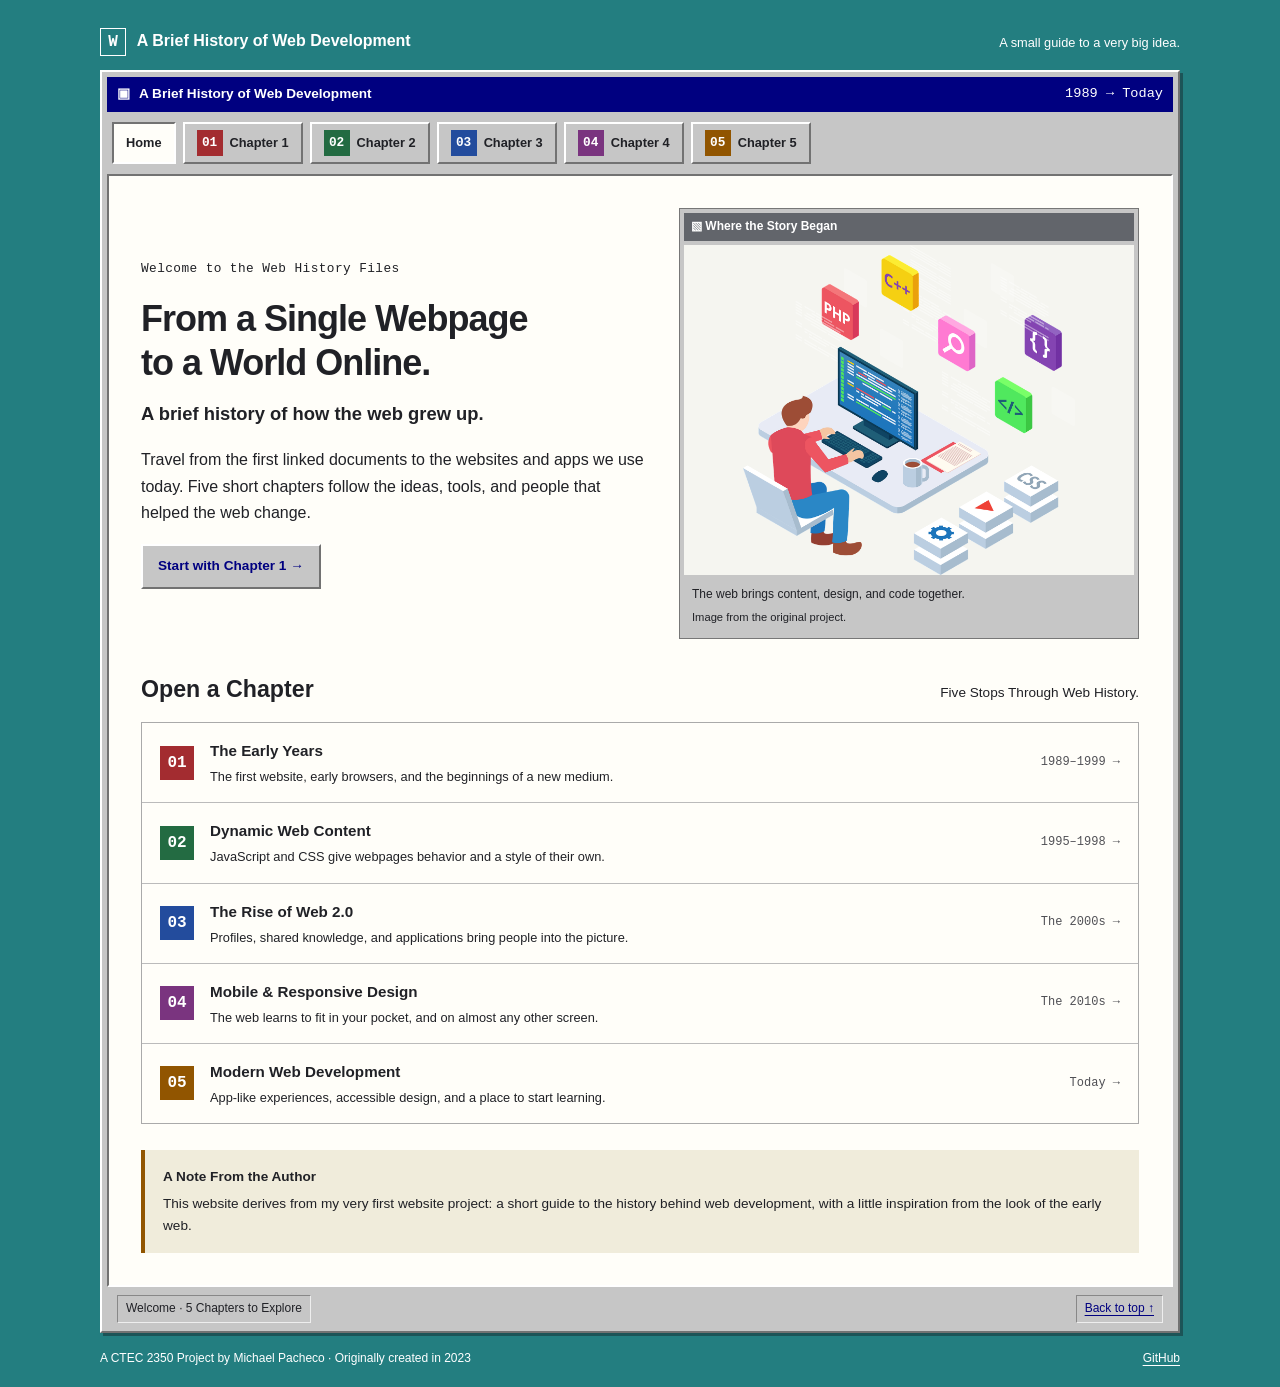
<file: index.html>
<!DOCTYPE html>
<html lang="en">
<head>
  <meta charset="UTF-8">
  <meta name="viewport" content="width=device-width, initial-scale=1.0">
  <meta name="description" content="A short, chapter-based guide to the history of web development, from the first website to modern web apps.">
  <title>A Brief History of Web Development</title>
  <link rel="stylesheet" href="style.css">
  <script src="script.js" defer></script>
</head>
<body>
  <a class="skip-link" href="#main-content">Skip to Content</a>
  <header class="site-header" id="top">
    <a class="site-name" href="index.html"><span class="site-icon" aria-hidden="true">W</span> A Brief History of Web Development</a>
    <p class="site-tagline">A small guide to a very big idea.</p>
  </header>

  <div class="window">
    <div class="title-bar"><span aria-hidden="true">▣</span><span>A Brief History of Web Development</span><span class="window-label">1989 → Today</span></div>
    <nav class="chapter-nav" aria-label="Main navigation">
      <ul>
            <li><a href="index.html" aria-current="page">Home</a></li>
            <li><a href="chapterone.html"><span class="chapter-number color-1">01</span> Chapter 1</a></li>
            <li><a href="chaptertwo.html"><span class="chapter-number color-2">02</span> Chapter 2</a></li>
            <li><a href="chapterthree.html"><span class="chapter-number color-3">03</span> Chapter 3</a></li>
            <li><a href="chapterfour.html"><span class="chapter-number color-4">04</span> Chapter 4</a></li>
            <li><a href="chapterfive.html"><span class="chapter-number color-5">05</span> Chapter 5</a></li>
      </ul>
    </nav>
    <main id="main-content" class="home-content">
      <div class="home-intro">
        <div>
          <p class="eyebrow">Welcome to the Web History Files</p>
          <h1>From a Single Webpage<br>to a World Online.</h1>
          <p class="lead">A brief history of how the web grew up.</p>
          <p>Travel from the first linked documents to the websites and apps we use today. Five short chapters follow the ideas, tools, and people that helped the web change.</p>
          <a class="button primary-button" href="chapterone.html">Start with Chapter 1 <span aria-hidden="true">→</span></a>
        </div>
        <figure class="image-window ">
              <div class="image-title"><span aria-hidden="true">▧</span> Where the Story Began</div>
              <!-- nts: replace this src with images/your-image.jpg at some point -->
              <img src="https://upload.wikimedia.org/wikipedia/commons/d/d1/First_Web_Server.jpg"
                alt="The NeXT computer used as the first web server, on display at CERN" width="640" height="420" loading="eager"
                data-fallback="homepic.webp" data-fallback-alt="Web development illustration from the original project"
                data-fallback-caption="The web brings content, design, and code together.">
              <figcaption><span class="image-caption">A small computer, a very big beginning. The first web server is on display at CERN.</span>
                <span class="image-credit"><a href="https://commons.wikimedia.org/wiki/File:First_Web_Server.jpg">Image: Coolcaesar</a> · <a href="https://creativecommons.org/licenses/by-sa/3.0/">CC BY-SA 3.0</a></span>
              </figcaption>
            </figure>
      </div>
      <section class="directory" aria-labelledby="directory-title">
        <div class="directory-heading"><h2 id="directory-title">Open a Chapter</h2><p>Five Stops Through Web History.</p></div>
        <ol class="chapter-list">
              <li><a href="chapterone.html"><span class="chapter-number color-1">01</span><span><strong>The Early Years</strong><small>The first website, early browsers, and the beginnings of a new medium.</small></span><span class="chapter-era">1989–1999 <span aria-hidden="true">→</span></span></a></li>
              <li><a href="chaptertwo.html"><span class="chapter-number color-2">02</span><span><strong>Dynamic Web Content</strong><small>JavaScript and CSS give webpages behavior and a style of their own.</small></span><span class="chapter-era">1995–1998 <span aria-hidden="true">→</span></span></a></li>
              <li><a href="chapterthree.html"><span class="chapter-number color-3">03</span><span><strong>The Rise of Web 2.0</strong><small>Profiles, shared knowledge, and applications bring people into the picture.</small></span><span class="chapter-era">The 2000s <span aria-hidden="true">→</span></span></a></li>
              <li><a href="chapterfour.html"><span class="chapter-number color-4">04</span><span><strong>Mobile & Responsive Design</strong><small>The web learns to fit in your pocket, and on almost any other screen.</small></span><span class="chapter-era">The 2010s <span aria-hidden="true">→</span></span></a></li>
              <li><a href="chapterfive.html"><span class="chapter-number color-5">05</span><span><strong>Modern Web Development</strong><small>App-like experiences, accessible design, and a place to start learning.</small></span><span class="chapter-era">Today <span aria-hidden="true">→</span></span></a></li>
        </ol>
      </section>
      <div class="home-note"><strong>A Note From the Author</strong><p>This website derives from my very first website project: a short guide to the history behind web development, with a little inspiration from the look of the early web.</p></div>
    </main>
    <div class="status-bar"><span>Welcome · 5 Chapters to Explore</span><a href="#top">Back to top ↑</a></div>
  </div>
  <footer class="site-footer">
    <p>A CTEC 2350 Project by Michael Pacheco · Originally created in 2023</p>
    <a href="https://github.com/michaelpacheco037">GitHub</a>
  </footer>
</body>
</html>
</file>
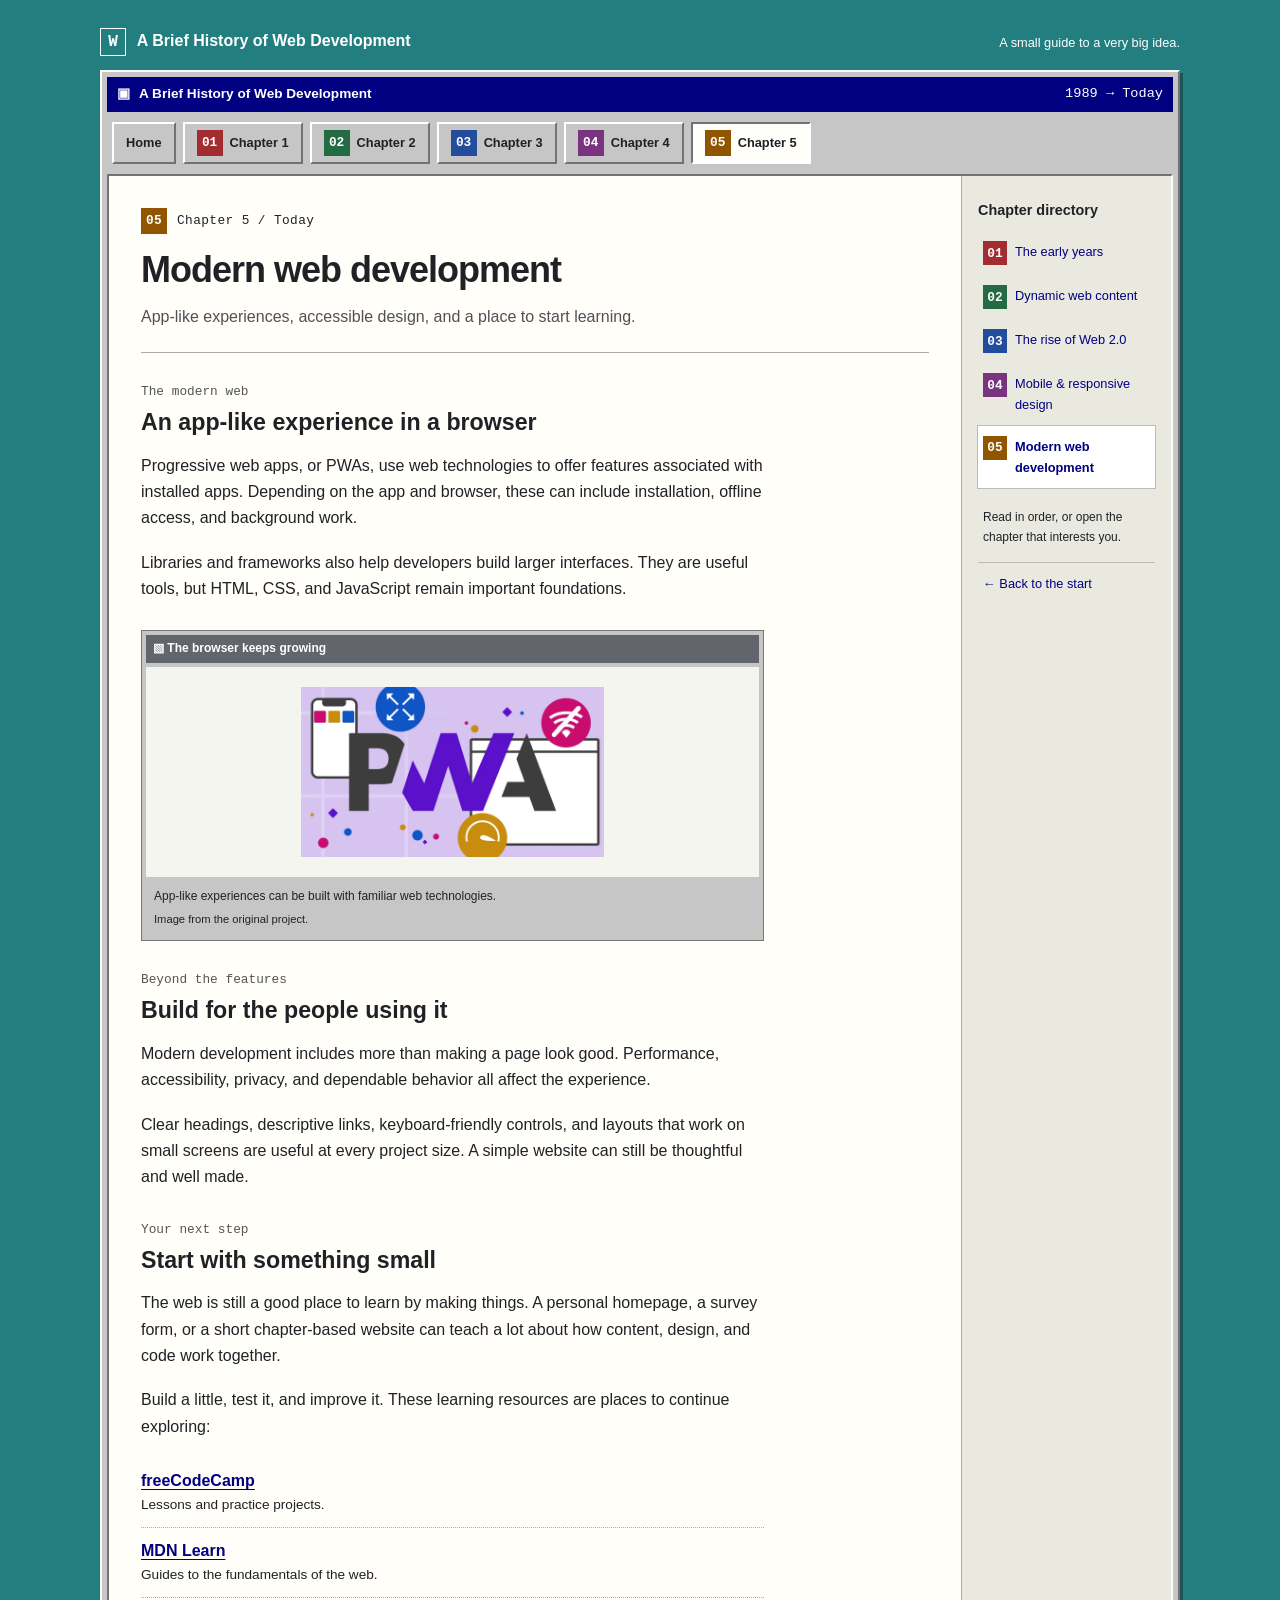
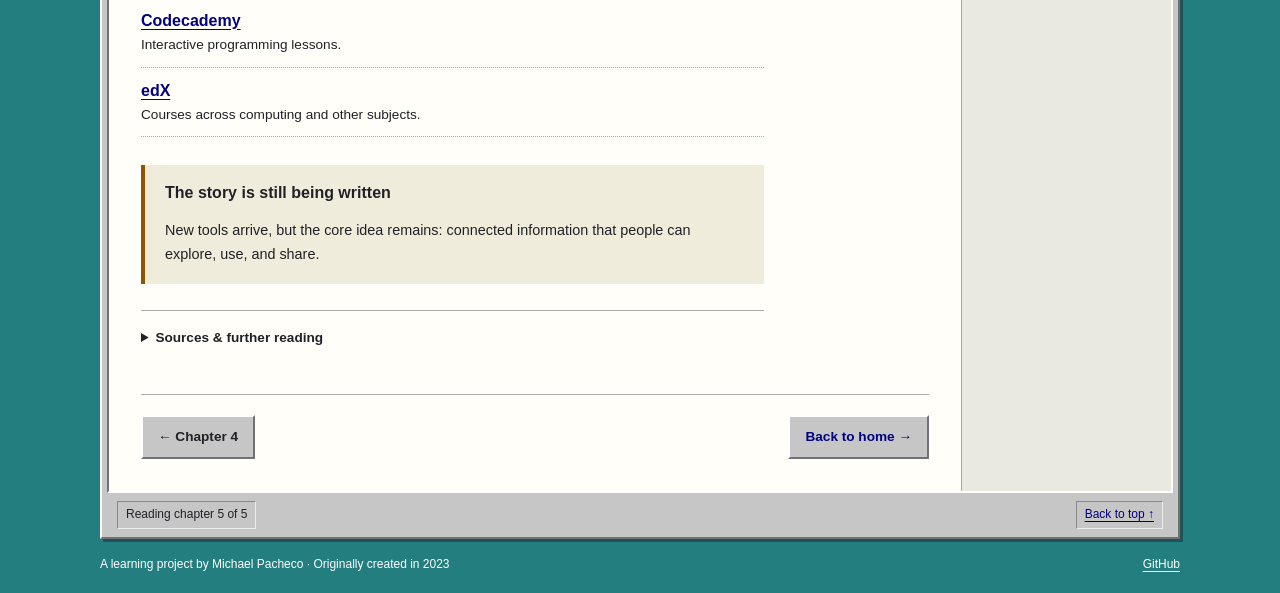
<file: chapterfive.html>
<!DOCTYPE html>
<html lang="en">
<head>
  <meta charset="UTF-8">
  <meta name="viewport" content="width=device-width, initial-scale=1.0">
  <meta name="description" content="A short, chapter-based guide to the history of web development, from the first website to modern web apps.">
  <title>Chapter 5: Modern web development | A Brief History of Web Development</title>
  <link rel="stylesheet" href="style.css">
  <script src="script.js" defer></script>
</head>
<body>
  <a class="skip-link" href="#main-content">Skip to content</a>
  <header class="site-header" id="top">
    <a class="site-name" href="index.html"><span class="site-icon" aria-hidden="true">W</span> A Brief History of Web Development</a>
    <p class="site-tagline">A small guide to a very big idea.</p>
  </header>

  <div class="window">
    <div class="title-bar"><span aria-hidden="true">▣</span><span>A Brief History of Web Development</span><span class="window-label">1989 → Today</span></div>
    <nav class="chapter-nav" aria-label="Main navigation">
      <ul>
            <li><a href="index.html">Home</a></li>
            <li><a href="chapterone.html"><span class="chapter-number color-1">01</span> Chapter 1</a></li>
            <li><a href="chaptertwo.html"><span class="chapter-number color-2">02</span> Chapter 2</a></li>
            <li><a href="chapterthree.html"><span class="chapter-number color-3">03</span> Chapter 3</a></li>
            <li><a href="chapterfour.html"><span class="chapter-number color-4">04</span> Chapter 4</a></li>
            <li><a href="chapterfive.html" aria-current="page"><span class="chapter-number color-5">05</span> Chapter 5</a></li>
      </ul>
    </nav>
    <main id="main-content" class="chapter-content">
      <div class="page-layout">
        <article class="reading-pane">
          <header class="chapter-heading">
            <p class="eyebrow"><span class="chapter-number color-5">05</span> Chapter 5 / Today</p>
            <h1>Modern web development</h1>
            <p class="chapter-intro">App-like experiences, accessible design, and a place to start learning.</p>
          </header>
          <div class="article-body">
            <section class="chapter-section" id="pwas" aria-labelledby="pwas-title">
              <p class="section-date">The modern web</p>
              <h2 id="pwas-title">An app-like experience in a browser</h2>
              <p>Progressive web apps, or PWAs, use web technologies to offer features associated with installed apps. Depending on the app and browser, these can include installation, offline access, and background work.</p>
              <p>Libraries and frameworks also help developers build larger interfaces. They are useful tools, but HTML, CSS, and JavaScript remain important foundations.</p>
            </section><figure class="image-window logo-image">
              <div class="image-title"><span aria-hidden="true">▧</span> The browser keeps growing</div>
              <!-- Replace this src with images/your-image.jpg when your JPG is ready. -->
              <img src="https://upload.wikimedia.org/wikipedia/commons/1/1f/PWA_logo.svg"
                alt="The purple and black progressive web app logo" width="640" height="420" loading="lazy"
                data-fallback="pwas.webp" data-fallback-alt="Progressive web app illustration from the original project"
                data-fallback-caption="App-like experiences can be built with familiar web technologies.">
              <figcaption><span class="image-caption">App-like experiences can be built with familiar web technologies. Pictured: the community PWA logo.</span>
                <span class="image-credit"><a href="https://commons.wikimedia.org/wiki/File:PWA_logo.svg">Image: Diego González</a> · <a href="https://creativecommons.org/licenses/by-sa/4.0/">CC BY-SA 4.0</a></span>
              </figcaption>
            </figure><section class="chapter-section" id="modern-priorities" aria-labelledby="modern-priorities-title">
              <p class="section-date">Beyond the features</p>
              <h2 id="modern-priorities-title">Build for the people using it</h2>
              <p>Modern development includes more than making a page look good. Performance, accessibility, privacy, and dependable behavior all affect the experience.</p>
              <p>Clear headings, descriptive links, keyboard-friendly controls, and layouts that work on small screens are useful at every project size. A simple website can still be thoughtful and well made.</p>
            </section><section class="chapter-section" id="learning" aria-labelledby="learning-title">
              <p class="section-date">Your next step</p>
              <h2 id="learning-title">Start with something small</h2>
              <p>The web is still a good place to learn by making things. A personal homepage, a survey form, or a short chapter-based website can teach a lot about how content, design, and code work together.</p>
              <p>Build a little, test it, and improve it. These learning resources are places to continue exploring:</p>
              <ul class="resource-list">
                <li><a href="https://www.freecodecamp.org/learn/">freeCodeCamp</a><span>Lessons and practice projects.</span></li>
                <li><a href="https://developer.mozilla.org/en-US/docs/Learn_web_development">MDN Learn</a><span>Guides to the fundamentals of the web.</span></li>
                <li><a href="https://www.codecademy.com/">Codecademy</a><span>Interactive programming lessons.</span></li>
                <li><a href="https://www.edx.org/">edX</a><span>Courses across computing and other subjects.</span></li>
              </ul>
            </section><aside class="note"><h3>The story is still being written</h3><p>New tools arrive, but the core idea remains: connected information that people can explore, use, and share.</p></aside><details class="sources" id="sources">
              <summary>Sources &amp; further reading</summary>
              <ul>
                <li><a href="https://developer.mozilla.org/en-US/docs/Web/Progressive_web_apps">MDN: progressive web apps</a></li>
                <li><a href="https://www.w3.org/WAI/fundamentals/accessibility-intro/">W3C: accessibility fundamentals</a></li>
              </ul>
            </details>
          </div>
          <nav class="page-turner" aria-label="Previous and next chapter">
            <a class="button" href="chapterfour.html">← Chapter 4</a>
            <a class="button primary-button" href="index.html">Back to home →</a>
          </nav>
        </article>
        <aside class="chapter-guide" aria-label="Chapter guide">
            <h2>Chapter directory</h2>
            <ol>
              <li><a href="chapterone.html"><span class="chapter-number color-1">01</span><span>The early years</span></a></li>
              <li><a href="chaptertwo.html"><span class="chapter-number color-2">02</span><span>Dynamic web content</span></a></li>
              <li><a href="chapterthree.html"><span class="chapter-number color-3">03</span><span>The rise of Web 2.0</span></a></li>
              <li><a href="chapterfour.html"><span class="chapter-number color-4">04</span><span>Mobile & responsive design</span></a></li>
              <li><a href="chapterfive.html" aria-current="page"><span class="chapter-number color-5">05</span><span>Modern web development</span></a></li>
            </ol>
            <p class="guide-note">Read in order, or open the chapter that interests you.</p>
            <a class="guide-home" href="index.html">← Back to the start</a>
          </aside>
      </div>
    </main>
    <div class="status-bar"><span>Reading chapter 5 of 5</span><a href="#top">Back to top ↑</a></div>
  </div>
  <footer class="site-footer">
    <p>A learning project by Michael Pacheco · Originally created in 2023</p>
    <a href="https://github.com/michaelpacheco037">GitHub</a>
  </footer>
</body>
</html>
</file>
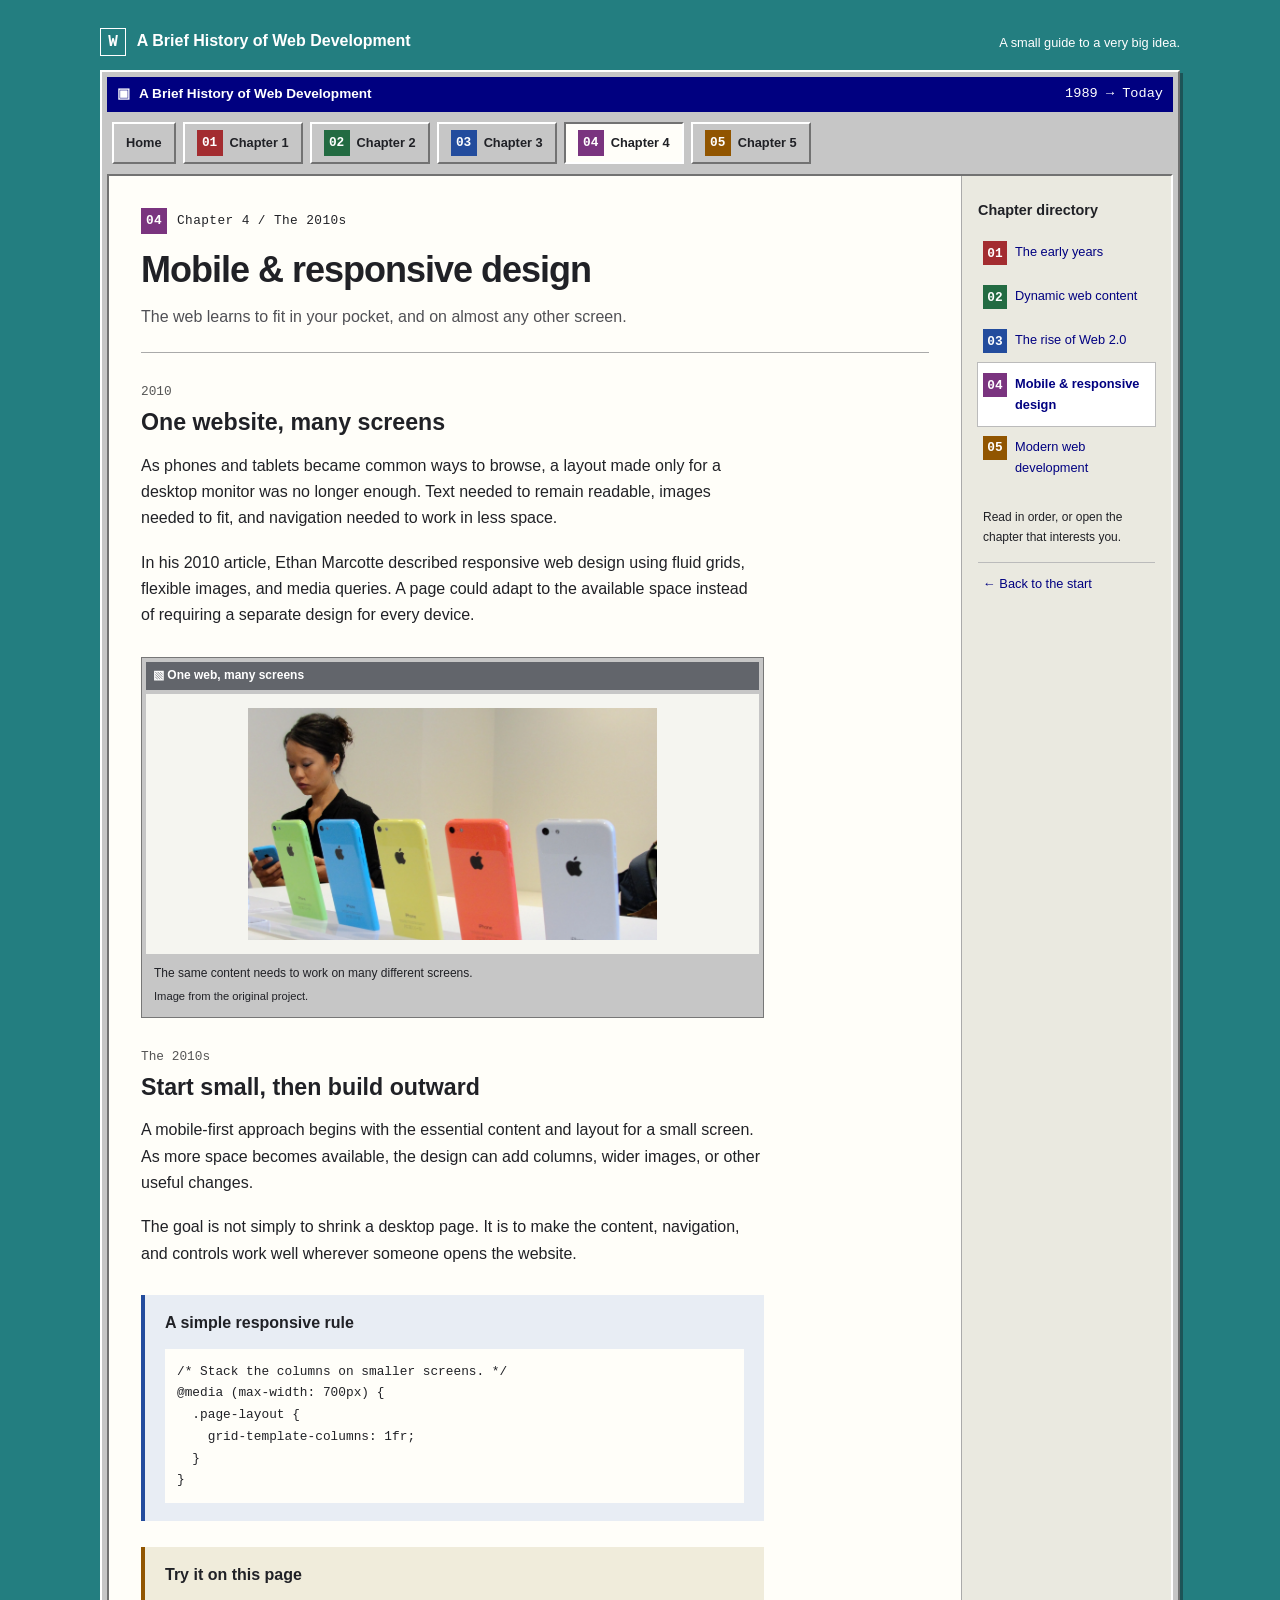
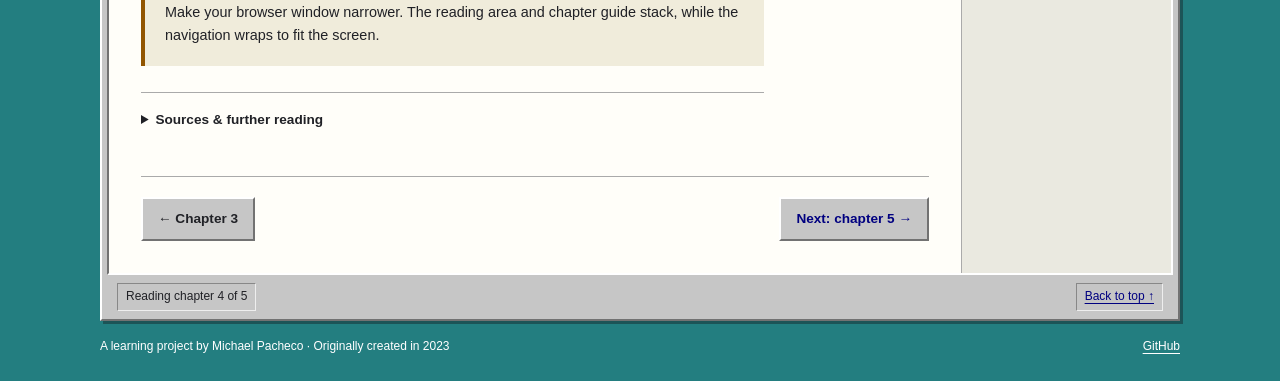
<file: chapterfour.html>
<!DOCTYPE html>
<html lang="en">
<head>
  <meta charset="UTF-8">
  <meta name="viewport" content="width=device-width, initial-scale=1.0">
  <meta name="description" content="A short, chapter-based guide to the history of web development, from the first website to modern web apps.">
  <title>Chapter 4: Mobile &amp; responsive design | A Brief History of Web Development</title>
  <link rel="stylesheet" href="style.css">
  <script src="script.js" defer></script>
</head>
<body>
  <a class="skip-link" href="#main-content">Skip to content</a>
  <header class="site-header" id="top">
    <a class="site-name" href="index.html"><span class="site-icon" aria-hidden="true">W</span> A Brief History of Web Development</a>
    <p class="site-tagline">A small guide to a very big idea.</p>
  </header>

  <div class="window">
    <div class="title-bar"><span aria-hidden="true">▣</span><span>A Brief History of Web Development</span><span class="window-label">1989 → Today</span></div>
    <nav class="chapter-nav" aria-label="Main navigation">
      <ul>
            <li><a href="index.html">Home</a></li>
            <li><a href="chapterone.html"><span class="chapter-number color-1">01</span> Chapter 1</a></li>
            <li><a href="chaptertwo.html"><span class="chapter-number color-2">02</span> Chapter 2</a></li>
            <li><a href="chapterthree.html"><span class="chapter-number color-3">03</span> Chapter 3</a></li>
            <li><a href="chapterfour.html" aria-current="page"><span class="chapter-number color-4">04</span> Chapter 4</a></li>
            <li><a href="chapterfive.html"><span class="chapter-number color-5">05</span> Chapter 5</a></li>
      </ul>
    </nav>
    <main id="main-content" class="chapter-content">
      <div class="page-layout">
        <article class="reading-pane">
          <header class="chapter-heading">
            <p class="eyebrow"><span class="chapter-number color-4">04</span> Chapter 4 / The 2010s</p>
            <h1>Mobile &amp; responsive design</h1>
            <p class="chapter-intro">The web learns to fit in your pocket, and on almost any other screen.</p>
          </header>
          <div class="article-body">
            <section class="chapter-section" id="responsive-design" aria-labelledby="responsive-design-title">
              <p class="section-date">2010</p>
              <h2 id="responsive-design-title">One website, many screens</h2>
              <p>As phones and tablets became common ways to browse, a layout made only for a desktop monitor was no longer enough. Text needed to remain readable, images needed to fit, and navigation needed to work in less space.</p>
              <p>In his 2010 article, Ethan Marcotte described responsive web design using fluid grids, flexible images, and media queries. A page could adapt to the available space instead of requiring a separate design for every device.</p>
            </section><figure class="image-window devices-image">
              <div class="image-title"><span aria-hidden="true">▧</span> One web, many screens</div>
              <!-- Replace this src with images/your-image.jpg when your JPG is ready. -->
              <img src="https://upload.wikimedia.org/wikipedia/commons/b/b3/Responsive_Web_Design_Demo_Template.svg"
                alt="An illustration of a desktop computer, tablet, and phone" width="640" height="420" loading="lazy"
                data-fallback="phones.webp" data-fallback-alt="Mobile phones on display from the original project"
                data-fallback-caption="The same content needs to work on many different screens.">
              <figcaption><span class="image-caption">The same content can fit a desktop, a tablet, or a phone.</span>
                <span class="image-credit"><a href="https://commons.wikimedia.org/wiki/File:Responsive_Web_Design_Demo_Template.svg">Image: TheBertag</a> · <a href="https://creativecommons.org/publicdomain/zero/1.0/">CC0</a></span>
              </figcaption>
            </figure><section class="chapter-section" id="mobile-first" aria-labelledby="mobile-first-title">
              <p class="section-date">The 2010s</p>
              <h2 id="mobile-first-title">Start small, then build outward</h2>
              <p>A mobile-first approach begins with the essential content and layout for a small screen. As more space becomes available, the design can add columns, wider images, or other useful changes.</p>
              <p>The goal is not simply to shrink a desktop page. It is to make the content, navigation, and controls work well wherever someone opens the website.</p>
            </section><div class="code-example">
              <h3>A simple responsive rule</h3>
              <pre><code>/* Stack the columns on smaller screens. */
@media (max-width: 700px) {
  .page-layout {
    grid-template-columns: 1fr;
  }
}</code></pre>
            </div><aside class="note"><h3>Try it on this page</h3><p>Make your browser window narrower. The reading area and chapter guide stack, while the navigation wraps to fit the screen.</p></aside><details class="sources" id="sources">
              <summary>Sources &amp; further reading</summary>
              <ul>
                <li><a href="https://alistapart.com/article/responsive-web-design/">Ethan Marcotte: Responsive Web Design, 2010</a></li>
                <li><a href="https://developer.mozilla.org/en-US/docs/Learn_web_development/Core/CSS_layout/Responsive_Design">MDN: responsive design</a></li>
              </ul>
            </details>
          </div>
          <nav class="page-turner" aria-label="Previous and next chapter">
            <a class="button" href="chapterthree.html">← Chapter 3</a>
            <a class="button primary-button" href="chapterfive.html">Next: chapter 5 →</a>
          </nav>
        </article>
        <aside class="chapter-guide" aria-label="Chapter guide">
            <h2>Chapter directory</h2>
            <ol>
              <li><a href="chapterone.html"><span class="chapter-number color-1">01</span><span>The early years</span></a></li>
              <li><a href="chaptertwo.html"><span class="chapter-number color-2">02</span><span>Dynamic web content</span></a></li>
              <li><a href="chapterthree.html"><span class="chapter-number color-3">03</span><span>The rise of Web 2.0</span></a></li>
              <li><a href="chapterfour.html" aria-current="page"><span class="chapter-number color-4">04</span><span>Mobile & responsive design</span></a></li>
              <li><a href="chapterfive.html"><span class="chapter-number color-5">05</span><span>Modern web development</span></a></li>
            </ol>
            <p class="guide-note">Read in order, or open the chapter that interests you.</p>
            <a class="guide-home" href="index.html">← Back to the start</a>
          </aside>
      </div>
    </main>
    <div class="status-bar"><span>Reading chapter 4 of 5</span><a href="#top">Back to top ↑</a></div>
  </div>
  <footer class="site-footer">
    <p>A learning project by Michael Pacheco · Originally created in 2023</p>
    <a href="https://github.com/michaelpacheco037">GitHub</a>
  </footer>
</body>
</html>
</file>
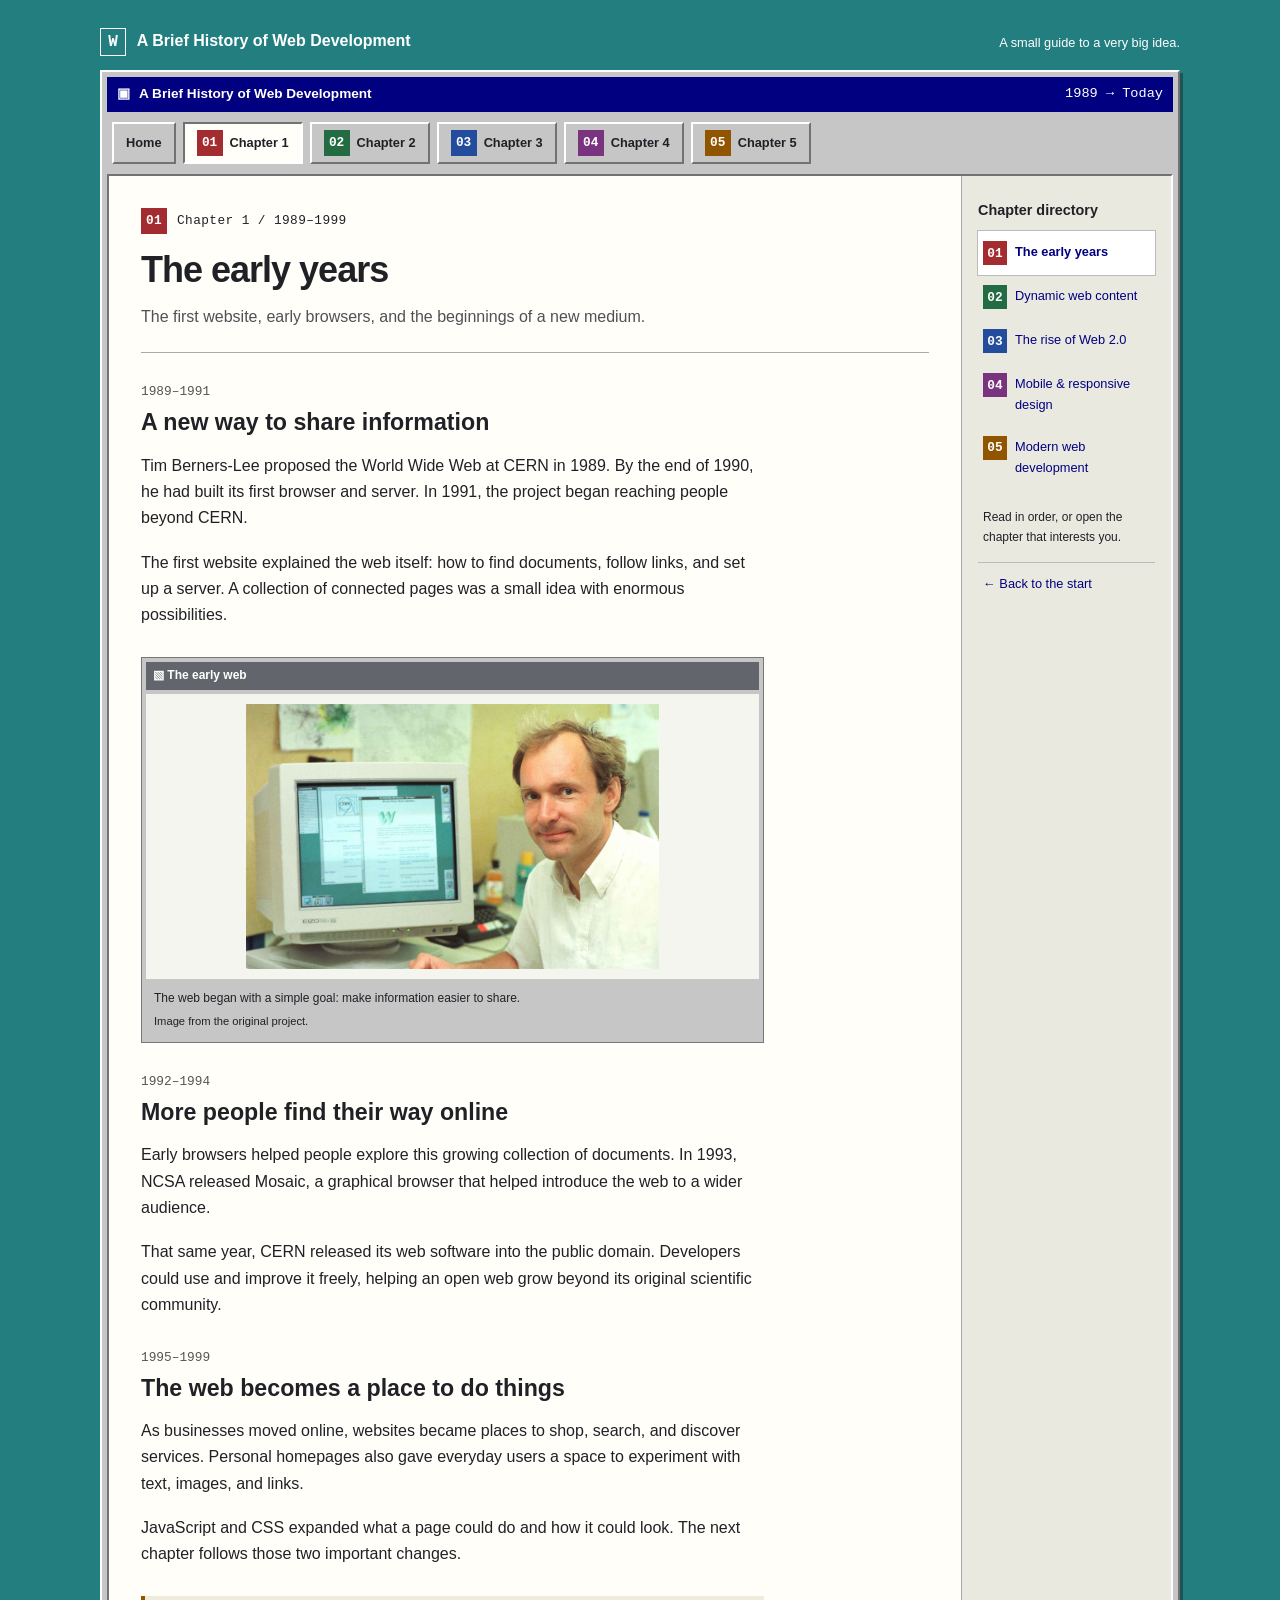
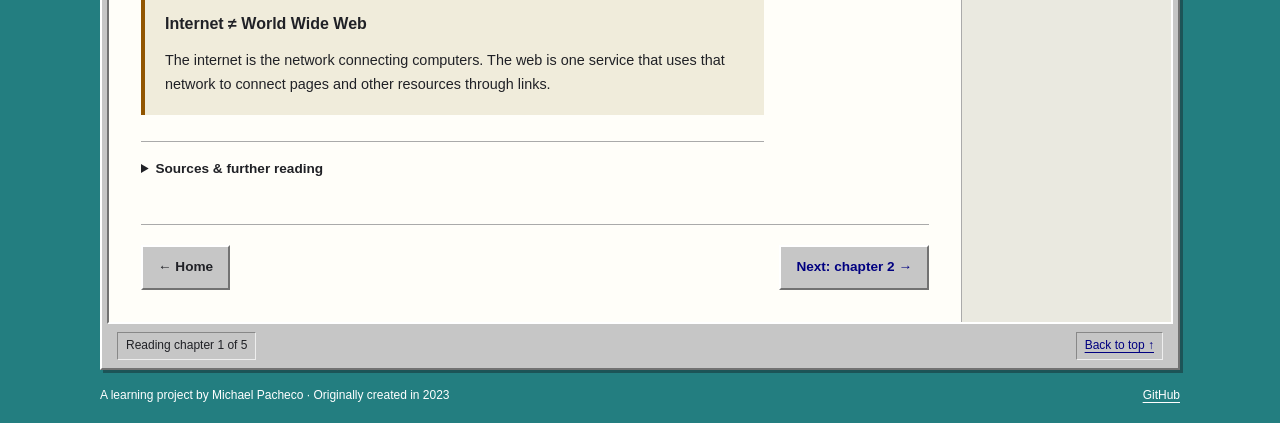
<file: chapterone.html>
<!DOCTYPE html>
<html lang="en">
<head>
  <meta charset="UTF-8">
  <meta name="viewport" content="width=device-width, initial-scale=1.0">
  <meta name="description" content="A short, chapter-based guide to the history of web development, from the first website to modern web apps.">
  <title>Chapter 1: The early years | A Brief History of Web Development</title>
  <link rel="stylesheet" href="style.css">
  <script src="script.js" defer></script>
</head>
<body>
  <a class="skip-link" href="#main-content">Skip to content</a>
  <header class="site-header" id="top">
    <a class="site-name" href="index.html"><span class="site-icon" aria-hidden="true">W</span> A Brief History of Web Development</a>
    <p class="site-tagline">A small guide to a very big idea.</p>
  </header>

  <div class="window">
    <div class="title-bar"><span aria-hidden="true">▣</span><span>A Brief History of Web Development</span><span class="window-label">1989 → Today</span></div>
    <nav class="chapter-nav" aria-label="Main navigation">
      <ul>
            <li><a href="index.html">Home</a></li>
            <li><a href="chapterone.html" aria-current="page"><span class="chapter-number color-1">01</span> Chapter 1</a></li>
            <li><a href="chaptertwo.html"><span class="chapter-number color-2">02</span> Chapter 2</a></li>
            <li><a href="chapterthree.html"><span class="chapter-number color-3">03</span> Chapter 3</a></li>
            <li><a href="chapterfour.html"><span class="chapter-number color-4">04</span> Chapter 4</a></li>
            <li><a href="chapterfive.html"><span class="chapter-number color-5">05</span> Chapter 5</a></li>
      </ul>
    </nav>
    <main id="main-content" class="chapter-content">
      <div class="page-layout">
        <article class="reading-pane">
          <header class="chapter-heading">
            <p class="eyebrow"><span class="chapter-number color-1">01</span> Chapter 1 / 1989–1999</p>
            <h1>The early years</h1>
            <p class="chapter-intro">The first website, early browsers, and the beginnings of a new medium.</p>
          </header>
          <div class="article-body">
            <section class="chapter-section" id="origins" aria-labelledby="origins-title">
              <p class="section-date">1989–1991</p>
              <h2 id="origins-title">A new way to share information</h2>
              <p>Tim Berners-Lee proposed the World Wide Web at CERN in 1989. By the end of 1990, he had built its first browser and server. In 1991, the project began reaching people beyond CERN.</p>
              <p>The first website explained the web itself: how to find documents, follow links, and set up a server. A collection of connected pages was a small idea with enormous possibilities.</p>
            </section><figure class="image-window portrait">
              <div class="image-title"><span aria-hidden="true">▧</span> The early web</div>
              <!-- Replace this src with images/your-image.jpg when your JPG is ready. -->
              <img src="https://upload.wikimedia.org/wikipedia/commons/f/f8/Tim_Berners-Lee.jpg"
                alt="Tim Berners-Lee photographed in 2005" width="640" height="420" loading="lazy"
                data-fallback="tblee.jpg" data-fallback-alt="Portrait of Tim Berners-Lee from the original project"
                data-fallback-caption="The web began with a simple goal: make information easier to share.">
              <figcaption><span class="image-caption">The web began with a simple goal: make information easier to share.</span>
                <span class="image-credit"><a href="https://commons.wikimedia.org/wiki/File:Tim_Berners-Lee.jpg">Image: Uldis Bojārs</a> · <a href="https://creativecommons.org/licenses/by-sa/2.0/">CC BY-SA 2.0</a></span>
              </figcaption>
            </figure><section class="chapter-section" id="browsers" aria-labelledby="browsers-title">
              <p class="section-date">1992–1994</p>
              <h2 id="browsers-title">More people find their way online</h2>
              <p>Early browsers helped people explore this growing collection of documents. In 1993, NCSA released Mosaic, a graphical browser that helped introduce the web to a wider audience.</p>
              <p>That same year, CERN released its web software into the public domain. Developers could use and improve it freely, helping an open web grow beyond its original scientific community.</p>
            </section><section class="chapter-section" id="commercial-web" aria-labelledby="commercial-web-title">
              <p class="section-date">1995–1999</p>
              <h2 id="commercial-web-title">The web becomes a place to do things</h2>
              <p>As businesses moved online, websites became places to shop, search, and discover services. Personal homepages also gave everyday users a space to experiment with text, images, and links.</p>
              <p>JavaScript and CSS expanded what a page could do and how it could look. The next chapter follows those two important changes.</p>
            </section><aside class="note"><h3>Internet ≠ World Wide Web</h3><p>The internet is the network connecting computers. The web is one service that uses that network to connect pages and other resources through links.</p></aside><details class="sources" id="sources">
              <summary>Sources &amp; further reading</summary>
              <ul>
                <li><a href="https://home.cern/science/computing/the-birth-of-the-web/short-history-web/">CERN: a short history of the web</a></li>
                <li><a href="https://info.cern.ch/hypertext/WWW/TheProject.html">Visit the restored first website</a></li>
              </ul>
            </details>
          </div>
          <nav class="page-turner" aria-label="Previous and next chapter">
            <a class="button" href="index.html">← Home</a>
            <a class="button primary-button" href="chaptertwo.html">Next: chapter 2 →</a>
          </nav>
        </article>
        <aside class="chapter-guide" aria-label="Chapter guide">
            <h2>Chapter directory</h2>
            <ol>
              <li><a href="chapterone.html" aria-current="page"><span class="chapter-number color-1">01</span><span>The early years</span></a></li>
              <li><a href="chaptertwo.html"><span class="chapter-number color-2">02</span><span>Dynamic web content</span></a></li>
              <li><a href="chapterthree.html"><span class="chapter-number color-3">03</span><span>The rise of Web 2.0</span></a></li>
              <li><a href="chapterfour.html"><span class="chapter-number color-4">04</span><span>Mobile & responsive design</span></a></li>
              <li><a href="chapterfive.html"><span class="chapter-number color-5">05</span><span>Modern web development</span></a></li>
            </ol>
            <p class="guide-note">Read in order, or open the chapter that interests you.</p>
            <a class="guide-home" href="index.html">← Back to the start</a>
          </aside>
      </div>
    </main>
    <div class="status-bar"><span>Reading chapter 1 of 5</span><a href="#top">Back to top ↑</a></div>
  </div>
  <footer class="site-footer">
    <p>A learning project by Michael Pacheco · Originally created in 2023</p>
    <a href="https://github.com/michaelpacheco037">GitHub</a>
  </footer>
</body>
</html>
</file>
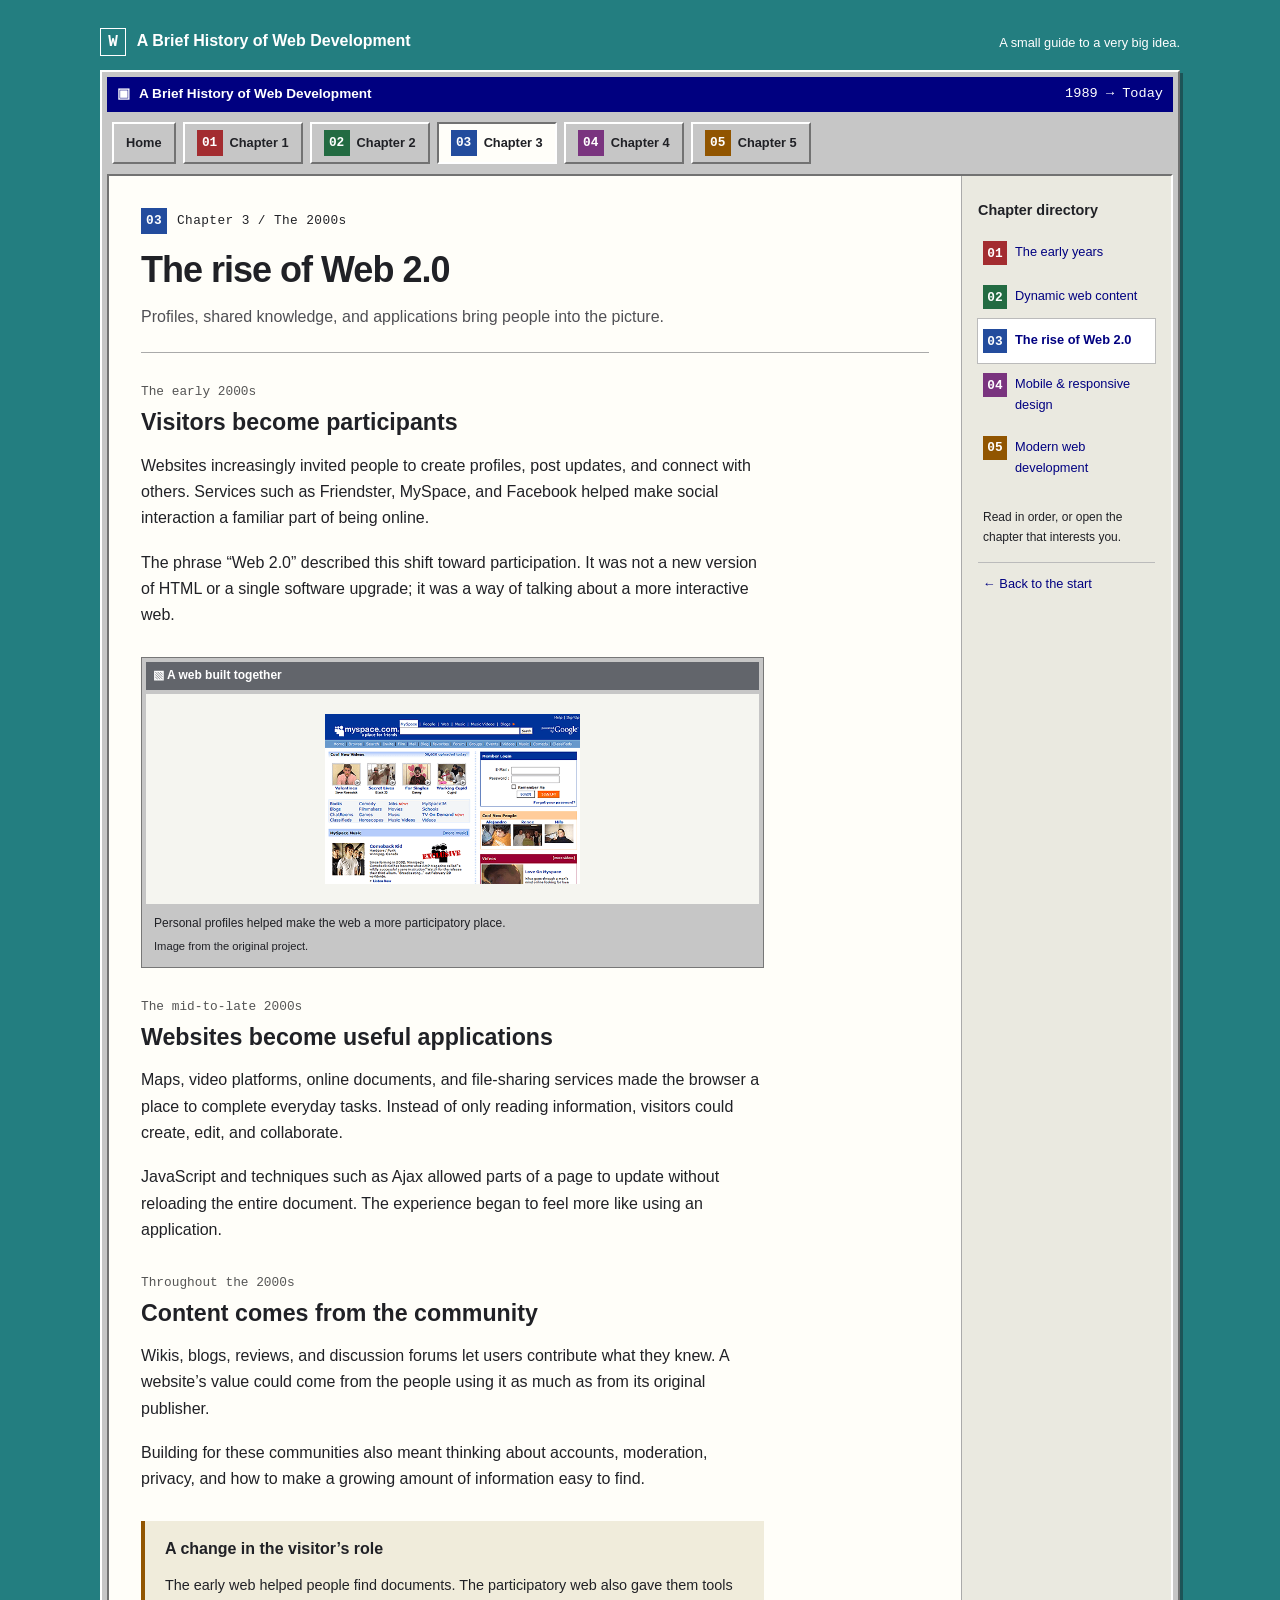
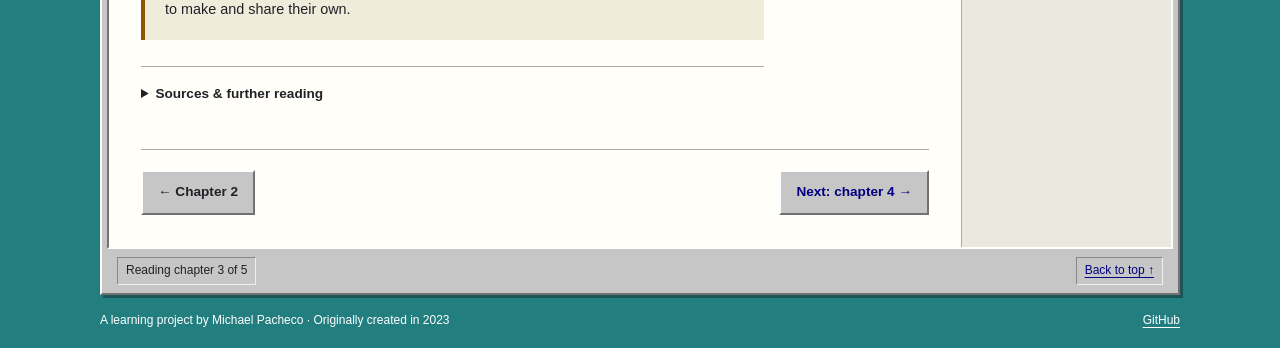
<file: chapterthree.html>
<!DOCTYPE html>
<html lang="en">
<head>
  <meta charset="UTF-8">
  <meta name="viewport" content="width=device-width, initial-scale=1.0">
  <meta name="description" content="A short, chapter-based guide to the history of web development, from the first website to modern web apps.">
  <title>Chapter 3: The rise of Web 2.0 | A Brief History of Web Development</title>
  <link rel="stylesheet" href="style.css">
  <script src="script.js" defer></script>
</head>
<body>
  <a class="skip-link" href="#main-content">Skip to content</a>
  <header class="site-header" id="top">
    <a class="site-name" href="index.html"><span class="site-icon" aria-hidden="true">W</span> A Brief History of Web Development</a>
    <p class="site-tagline">A small guide to a very big idea.</p>
  </header>

  <div class="window">
    <div class="title-bar"><span aria-hidden="true">▣</span><span>A Brief History of Web Development</span><span class="window-label">1989 → Today</span></div>
    <nav class="chapter-nav" aria-label="Main navigation">
      <ul>
            <li><a href="index.html">Home</a></li>
            <li><a href="chapterone.html"><span class="chapter-number color-1">01</span> Chapter 1</a></li>
            <li><a href="chaptertwo.html"><span class="chapter-number color-2">02</span> Chapter 2</a></li>
            <li><a href="chapterthree.html" aria-current="page"><span class="chapter-number color-3">03</span> Chapter 3</a></li>
            <li><a href="chapterfour.html"><span class="chapter-number color-4">04</span> Chapter 4</a></li>
            <li><a href="chapterfive.html"><span class="chapter-number color-5">05</span> Chapter 5</a></li>
      </ul>
    </nav>
    <main id="main-content" class="chapter-content">
      <div class="page-layout">
        <article class="reading-pane">
          <header class="chapter-heading">
            <p class="eyebrow"><span class="chapter-number color-3">03</span> Chapter 3 / The 2000s</p>
            <h1>The rise of Web 2.0</h1>
            <p class="chapter-intro">Profiles, shared knowledge, and applications bring people into the picture.</p>
          </header>
          <div class="article-body">
            <section class="chapter-section" id="social-media" aria-labelledby="social-media-title">
              <p class="section-date">The early 2000s</p>
              <h2 id="social-media-title">Visitors become participants</h2>
              <p>Websites increasingly invited people to create profiles, post updates, and connect with others. Services such as Friendster, MySpace, and Facebook helped make social interaction a familiar part of being online.</p>
              <p>The phrase “Web 2.0” described this shift toward participation. It was not a new version of HTML or a single software upgrade; it was a way of talking about a more interactive web.</p>
            </section><figure class="image-window logo-image">
              <div class="image-title"><span aria-hidden="true">▧</span> A web built together</div>
              <!-- Replace this src with images/your-image.jpg when your JPG is ready. -->
              <img src="https://upload.wikimedia.org/wikipedia/commons/8/80/Wikipedia-logo-v2.svg"
                alt="Wikipedia’s globe made from puzzle pieces" width="640" height="420" loading="lazy"
                data-fallback="myspace.png" data-fallback-alt="An early MySpace webpage from the original project"
                data-fallback-caption="Personal profiles helped make the web a more participatory place.">
              <figcaption><span class="image-caption">Shared knowledge and personal contributions became part of everyday web use. Pictured: Wikipedia’s 2010 logo.</span>
                <span class="image-credit"><a href="https://commons.wikimedia.org/wiki/File:Wikipedia-logo-v2.svg">Image: Wikimedia, Nohat and Paullusmagnus</a> · <a href="https://creativecommons.org/licenses/by-sa/3.0/">CC BY-SA 3.0</a></span>
              </figcaption>
            </figure><section class="chapter-section" id="web-apps" aria-labelledby="web-apps-title">
              <p class="section-date">The mid-to-late 2000s</p>
              <h2 id="web-apps-title">Websites become useful applications</h2>
              <p>Maps, video platforms, online documents, and file-sharing services made the browser a place to complete everyday tasks. Instead of only reading information, visitors could create, edit, and collaborate.</p>
              <p>JavaScript and techniques such as Ajax allowed parts of a page to update without reloading the entire document. The experience began to feel more like using an application.</p>
            </section><section class="chapter-section" id="community" aria-labelledby="community-title">
              <p class="section-date">Throughout the 2000s</p>
              <h2 id="community-title">Content comes from the community</h2>
              <p>Wikis, blogs, reviews, and discussion forums let users contribute what they knew. A website’s value could come from the people using it as much as from its original publisher.</p>
              <p>Building for these communities also meant thinking about accounts, moderation, privacy, and how to make a growing amount of information easy to find.</p>
            </section><aside class="note"><h3>A change in the visitor’s role</h3><p>The early web helped people find documents. The participatory web also gave them tools to make and share their own.</p></aside><details class="sources" id="sources">
              <summary>Sources &amp; further reading</summary>
              <ul>
                <li><a href="https://www.oreilly.com/pub/a/web2/archive/what-is-web-20.html">Tim O’Reilly: What Is Web 2.0</a></li>
                <li><a href="https://developer.mozilla.org/en-US/docs/Glossary/AJAX">MDN: Ajax</a></li>
                <li><a href="https://en.wikipedia.org/wiki/Wikipedia:About">Wikipedia: how the project works</a></li>
              </ul>
            </details>
          </div>
          <nav class="page-turner" aria-label="Previous and next chapter">
            <a class="button" href="chaptertwo.html">← Chapter 2</a>
            <a class="button primary-button" href="chapterfour.html">Next: chapter 4 →</a>
          </nav>
        </article>
        <aside class="chapter-guide" aria-label="Chapter guide">
            <h2>Chapter directory</h2>
            <ol>
              <li><a href="chapterone.html"><span class="chapter-number color-1">01</span><span>The early years</span></a></li>
              <li><a href="chaptertwo.html"><span class="chapter-number color-2">02</span><span>Dynamic web content</span></a></li>
              <li><a href="chapterthree.html" aria-current="page"><span class="chapter-number color-3">03</span><span>The rise of Web 2.0</span></a></li>
              <li><a href="chapterfour.html"><span class="chapter-number color-4">04</span><span>Mobile & responsive design</span></a></li>
              <li><a href="chapterfive.html"><span class="chapter-number color-5">05</span><span>Modern web development</span></a></li>
            </ol>
            <p class="guide-note">Read in order, or open the chapter that interests you.</p>
            <a class="guide-home" href="index.html">← Back to the start</a>
          </aside>
      </div>
    </main>
    <div class="status-bar"><span>Reading chapter 3 of 5</span><a href="#top">Back to top ↑</a></div>
  </div>
  <footer class="site-footer">
    <p>A learning project by Michael Pacheco · Originally created in 2023</p>
    <a href="https://github.com/michaelpacheco037">GitHub</a>
  </footer>
</body>
</html>
</file>
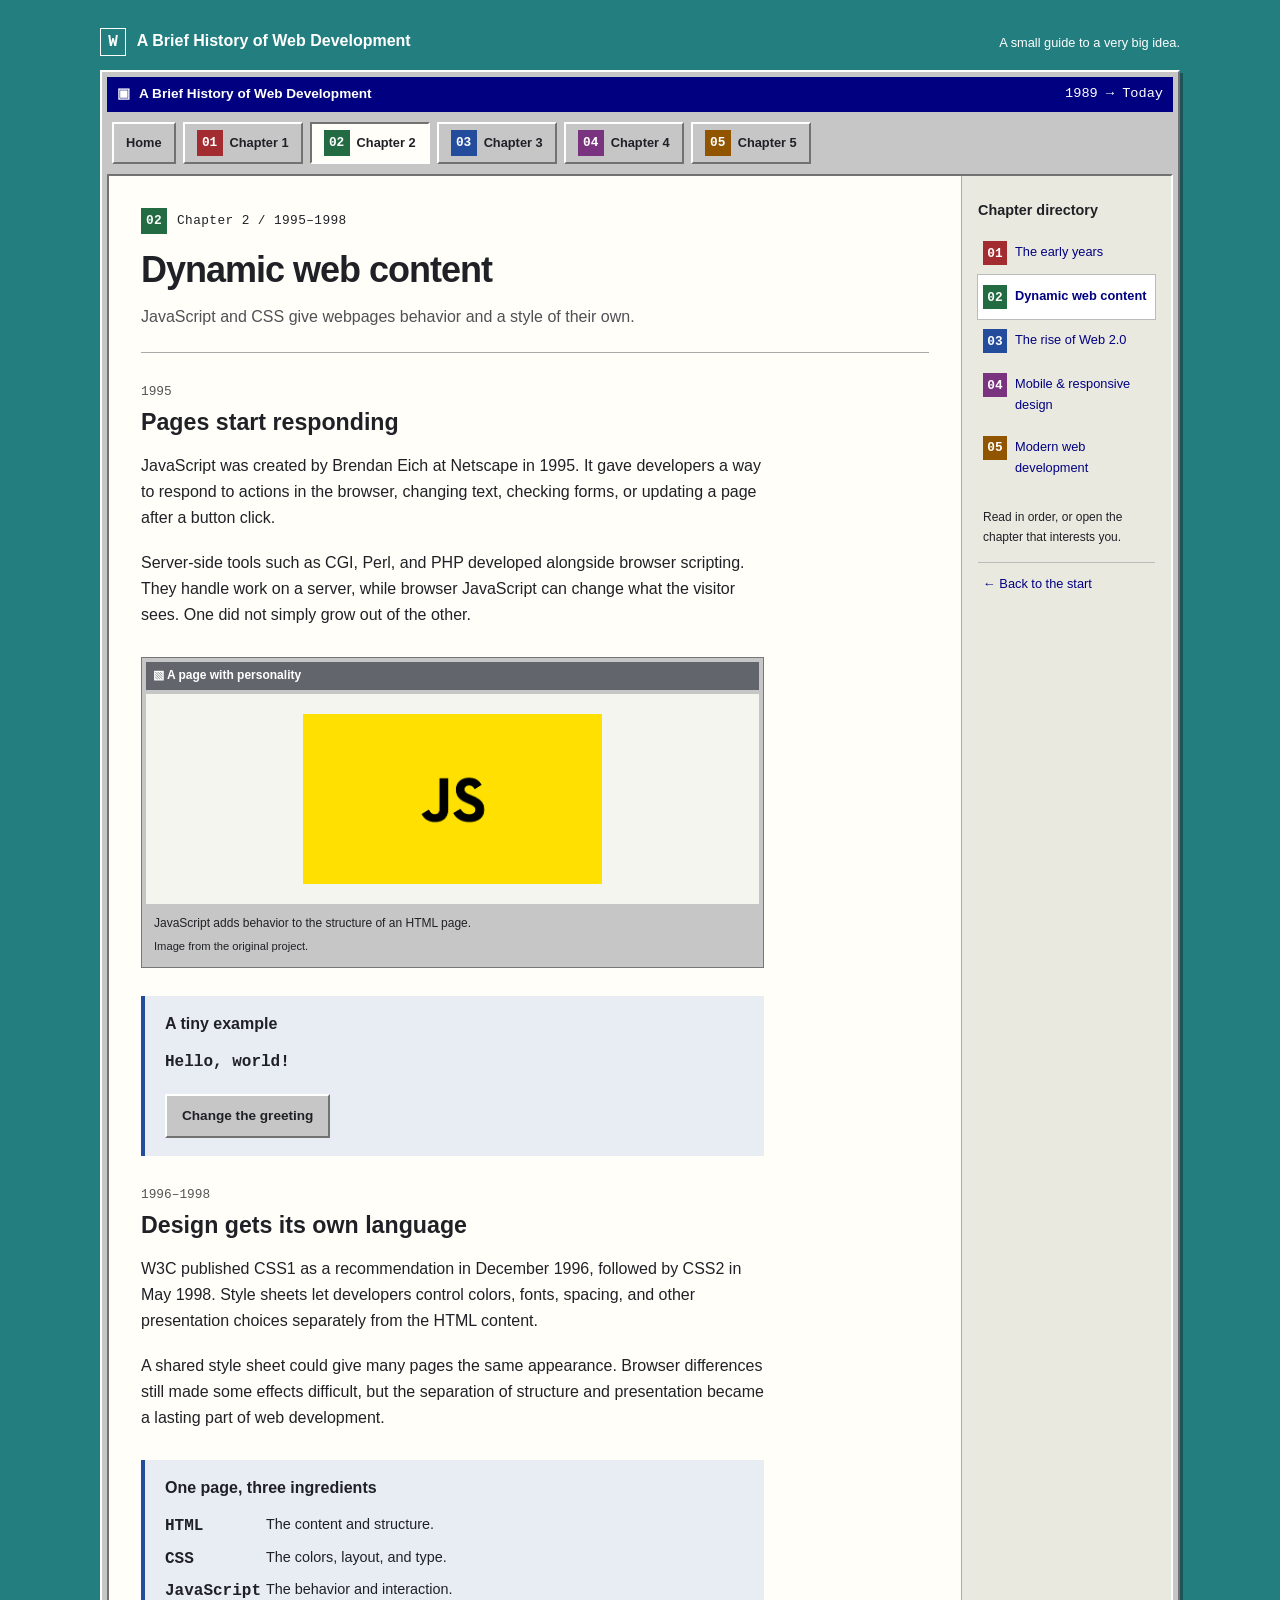
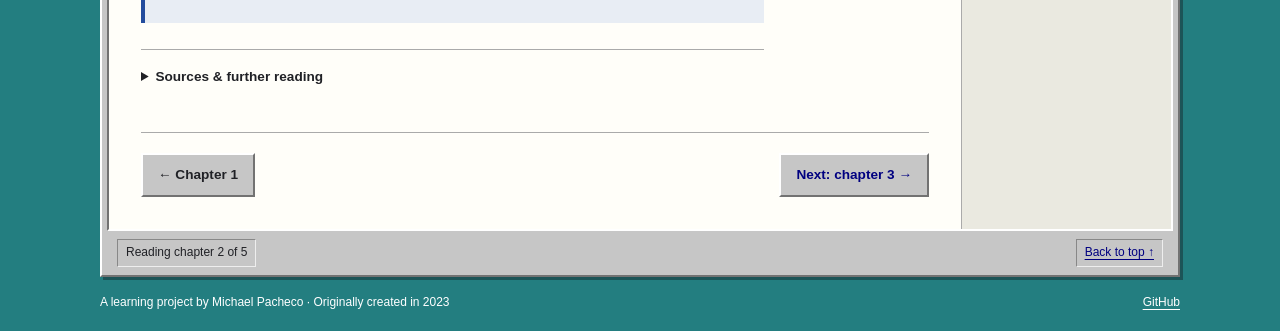
<file: chaptertwo.html>
<!DOCTYPE html>
<html lang="en">
<head>
  <meta charset="UTF-8">
  <meta name="viewport" content="width=device-width, initial-scale=1.0">
  <meta name="description" content="A short, chapter-based guide to the history of web development, from the first website to modern web apps.">
  <title>Chapter 2: Dynamic web content | A Brief History of Web Development</title>
  <link rel="stylesheet" href="style.css">
  <script src="script.js" defer></script>
</head>
<body>
  <a class="skip-link" href="#main-content">Skip to content</a>
  <header class="site-header" id="top">
    <a class="site-name" href="index.html"><span class="site-icon" aria-hidden="true">W</span> A Brief History of Web Development</a>
    <p class="site-tagline">A small guide to a very big idea.</p>
  </header>

  <div class="window">
    <div class="title-bar"><span aria-hidden="true">▣</span><span>A Brief History of Web Development</span><span class="window-label">1989 → Today</span></div>
    <nav class="chapter-nav" aria-label="Main navigation">
      <ul>
            <li><a href="index.html">Home</a></li>
            <li><a href="chapterone.html"><span class="chapter-number color-1">01</span> Chapter 1</a></li>
            <li><a href="chaptertwo.html" aria-current="page"><span class="chapter-number color-2">02</span> Chapter 2</a></li>
            <li><a href="chapterthree.html"><span class="chapter-number color-3">03</span> Chapter 3</a></li>
            <li><a href="chapterfour.html"><span class="chapter-number color-4">04</span> Chapter 4</a></li>
            <li><a href="chapterfive.html"><span class="chapter-number color-5">05</span> Chapter 5</a></li>
      </ul>
    </nav>
    <main id="main-content" class="chapter-content">
      <div class="page-layout">
        <article class="reading-pane">
          <header class="chapter-heading">
            <p class="eyebrow"><span class="chapter-number color-2">02</span> Chapter 2 / 1995–1998</p>
            <h1>Dynamic web content</h1>
            <p class="chapter-intro">JavaScript and CSS give webpages behavior and a style of their own.</p>
          </header>
          <div class="article-body">
            <section class="chapter-section" id="javascript" aria-labelledby="javascript-title">
              <p class="section-date">1995</p>
              <h2 id="javascript-title">Pages start responding</h2>
              <p>JavaScript was created by Brendan Eich at Netscape in 1995. It gave developers a way to respond to actions in the browser, changing text, checking forms, or updating a page after a button click.</p>
              <p>Server-side tools such as CGI, Perl, and PHP developed alongside browser scripting. They handle work on a server, while browser JavaScript can change what the visitor sees. One did not simply grow out of the other.</p>
            </section><figure class="image-window logo-image">
              <div class="image-title"><span aria-hidden="true">▧</span> A page with personality</div>
              <!-- Replace this src with images/your-image.jpg when your JPG is ready. -->
              <img src="https://upload.wikimedia.org/wikipedia/commons/6/6a/JavaScript-logo.png"
                alt="The yellow unofficial JavaScript logo" width="640" height="420" loading="lazy"
                data-fallback="javascript.png" data-fallback-alt="JavaScript logo from the original project"
                data-fallback-caption="JavaScript adds behavior to the structure of an HTML page.">
              <figcaption><span class="image-caption">JavaScript adds behavior to the structure of an HTML page. This familiar logo is from 2011.</span>
                <span class="image-credit"><a href="https://commons.wikimedia.org/wiki/File:JavaScript-logo.png">Image: Chris Williams</a> · <a href="https://commons.wikimedia.org/wiki/File:JavaScript-logo.png">Public domain / permissive license</a></span>
              </figcaption>
            </figure><div class="demo-box">
              <h3>A tiny example</h3>
              <p id="demo-message" aria-live="polite">Hello, world!</p>
              <button class="button" id="demo-button" type="button" hidden>Change the greeting</button>
              <noscript><p>Enable JavaScript to try the greeting button.</p></noscript>
            </div><section class="chapter-section" id="css" aria-labelledby="css-title">
              <p class="section-date">1996–1998</p>
              <h2 id="css-title">Design gets its own language</h2>
              <p>W3C published CSS1 as a recommendation in December 1996, followed by CSS2 in May 1998. Style sheets let developers control colors, fonts, spacing, and other presentation choices separately from the HTML content.</p>
              <p>A shared style sheet could give many pages the same appearance. Browser differences still made some effects difficult, but the separation of structure and presentation became a lasting part of web development.</p>
            </section><div class="code-example">
              <h3>One page, three ingredients</h3>
              <dl><dt>HTML</dt><dd>The content and structure.</dd><dt>CSS</dt><dd>The colors, layout, and type.</dd><dt>JavaScript</dt><dd>The behavior and interaction.</dd></dl>
            </div><details class="sources" id="sources">
              <summary>Sources &amp; further reading</summary>
              <ul>
                <li><a href="https://developer.mozilla.org/en-US/docs/Glossary/JavaScript">MDN: JavaScript</a></li>
                <li><a href="https://www.w3.org/press-releases/1996/css1-rec/">W3C: the CSS1 recommendation, 1996</a></li>
                <li><a href="https://www.w3.org/press-releases/1998/css2/">W3C: the CSS2 recommendation, 1998</a></li>
              </ul>
            </details>
          </div>
          <nav class="page-turner" aria-label="Previous and next chapter">
            <a class="button" href="chapterone.html">← Chapter 1</a>
            <a class="button primary-button" href="chapterthree.html">Next: chapter 3 →</a>
          </nav>
        </article>
        <aside class="chapter-guide" aria-label="Chapter guide">
            <h2>Chapter directory</h2>
            <ol>
              <li><a href="chapterone.html"><span class="chapter-number color-1">01</span><span>The early years</span></a></li>
              <li><a href="chaptertwo.html" aria-current="page"><span class="chapter-number color-2">02</span><span>Dynamic web content</span></a></li>
              <li><a href="chapterthree.html"><span class="chapter-number color-3">03</span><span>The rise of Web 2.0</span></a></li>
              <li><a href="chapterfour.html"><span class="chapter-number color-4">04</span><span>Mobile & responsive design</span></a></li>
              <li><a href="chapterfive.html"><span class="chapter-number color-5">05</span><span>Modern web development</span></a></li>
            </ol>
            <p class="guide-note">Read in order, or open the chapter that interests you.</p>
            <a class="guide-home" href="index.html">← Back to the start</a>
          </aside>
      </div>
    </main>
    <div class="status-bar"><span>Reading chapter 2 of 5</span><a href="#top">Back to top ↑</a></div>
  </div>
  <footer class="site-footer">
    <p>A learning project by Michael Pacheco · Originally created in 2023</p>
    <a href="https://github.com/michaelpacheco037">GitHub</a>
  </footer>
</body>
</html>
</file>
<file: style.css>
/* A small Windows 95-inspired theme. All pages share this file. */
:root {
  --desktop: #237e80;
  --panel: #c6c6c6;
  --paper: #fffef9;
  --ink: #202126;
  --blue: #000080;
  --light-border: #ffffff;
  --dark-border: #727272;
}

* { box-sizing: border-box; }
html { scroll-behavior: smooth; }
body {
  margin: 0;
  padding: 28px 24px 18px;
  background: var(--desktop);
  color: var(--ink);
  font-family: Tahoma, Arial, sans-serif;
  font-size: 16px;
  line-height: 1.65;
}

a { color: var(--blue); text-underline-offset: 3px; }
a:hover { text-decoration-thickness: 2px; }
button { font: inherit; }
a:focus-visible, button:focus-visible, summary:focus-visible {
  outline: 3px solid #9d3b09;
  outline-offset: 4px;
}
[hidden] { display: none !important; }
h1, h2, h3, p, figure { margin-top: 0; }
h1, h2, h3 { line-height: 1.22; }
h1 { font-size: 2.25rem; letter-spacing: -1px; }
h2 { font-size: 1.45rem; }
h3 { font-size: 1rem; }
p { margin-bottom: 18px; }

.skip-link {
  position: absolute;
  left: 24px;
  top: -100px;
  z-index: 10;
  padding: 10px 14px;
  background: white;
}
.skip-link:focus { top: 8px; }
.site-header, .window, .site-footer { max-width: 1080px; margin: 0 auto; }
.site-header {
  display: flex;
  justify-content: space-between;
  align-items: center;
  gap: 20px;
  margin-bottom: 14px;
  color: white;
}
.site-name { color: white; font-weight: bold; text-decoration: none; }
.site-icon {
  display: inline-block;
  width: 26px;
  margin-right: 7px;
  border: 1px solid white;
  font-family: "Courier New", monospace;
  text-align: center;
}
.site-tagline { margin: 0; font-size: 0.8rem; }

/* Light top/left edges and dark bottom/right edges make raised panels. */
.window, .button, .chapter-nav a {
  border: 2px solid;
  border-color: var(--light-border) var(--dark-border) var(--dark-border) var(--light-border);
}
.window { background: var(--panel); padding: 5px; box-shadow: 3px 3px 0 #1c5457; }
.title-bar {
  display: flex;
  align-items: center;
  gap: 9px;
  padding: 6px 10px;
  background: var(--blue);
  color: white;
  font-size: 0.85rem;
  font-weight: bold;
}
.window-label { margin-left: auto; font-family: "Courier New", monospace; white-space: nowrap; font-weight: normal; }
.chapter-nav ul { display: flex; flex-wrap: wrap; gap: 7px; padding: 10px 5px; margin: 0; list-style: none; }
.chapter-nav a {
  display: flex;
  align-items: center;
  gap: 7px;
  min-height: 42px;
  padding: 5px 12px;
  color: var(--ink);
  font-size: 0.8rem;
  font-weight: bold;
  text-decoration: none;
}
.chapter-nav a:hover, .button:hover { background: #e4e4e4; }
.chapter-nav a[aria-current="page"], .button:active {
  background: var(--paper);
  border-color: var(--dark-border) var(--light-border) var(--light-border) var(--dark-border);
}
.chapter-number {
  display: inline-flex;
  align-items: center;
  justify-content: center;
  flex-shrink: 0;
  min-width: 26px;
  height: 26px;
  padding: 0 4px;
  color: white;
  font-family: "Courier New", monospace;
  font-size: 0.8rem;
  font-weight: bold;
}
.color-1 { background: #a32c30; }
.color-2 { background: #236b42; }
.color-3 { background: #234c9d; }
.color-4 { background: #7a347f; }
.color-5 { background: #915500; }

/* The paper area has a recessed edge, like an old application window. */
.home-content, .chapter-content {
  background: var(--paper);
  border: 2px solid;
  border-color: var(--dark-border) white white var(--dark-border);
}
.home-content { padding: 32px; }
.home-intro { display: grid; grid-template-columns: 1.1fr 1fr; gap: 32px; align-items: center; margin-bottom: 36px; }
.home-intro h1 { margin-bottom: 14px; }
.eyebrow { font-family: "Courier New", monospace; font-size: 0.8rem; letter-spacing: 0.4px; }
.lead { font-size: 1.15rem; font-weight: bold; }
.button {
  display: inline-block;
  padding: 9px 15px;
  background: var(--panel);
  color: var(--ink);
  font-size: 0.85rem;
  font-weight: bold;
  text-align: center;
  text-decoration: none;
  cursor: pointer;
}
.primary-button { color: var(--blue); }
.directory-heading { display: flex; align-items: baseline; justify-content: space-between; gap: 16px; }
.directory-heading h2 { margin-bottom: 14px; }
.directory-heading p { font-size: 0.85rem; }
.chapter-list { list-style: none; padding: 0; margin: 0; border: 1px solid #aaa; }
.chapter-list li + li { border-top: 1px solid #bbb; }
.chapter-list a { display: flex; align-items: center; gap: 16px; padding: 15px 18px; color: var(--ink); text-decoration: none; }
.chapter-list a:hover { background: #eeeee5; }
.chapter-list .chapter-number { width: 34px; height: 34px; font-size: 1rem; }
.chapter-list strong { display: block; font-size: 0.95rem; }
.chapter-list small { display: block; margin-top: 3px; font-size: 0.8rem; }
.chapter-era { margin-left: auto; padding-left: 10px; color: #505055; font-family: "Courier New", monospace; font-size: 0.75rem; white-space: nowrap; }
.home-note { margin-top: 26px; padding: 16px 18px; border-left: 4px solid #915500; background: #f0ecdb; font-size: 0.85rem; }
.home-note p { margin: 4px 0 0; }

.page-layout { display: grid; grid-template-columns: minmax(0, 1fr) 210px; }
.reading-pane { min-width: 0; padding: 32px; }
.chapter-heading { padding-bottom: 22px; margin-bottom: 28px; border-bottom: 1px solid #aaa; }
.chapter-heading .eyebrow { display: flex; align-items: center; gap: 10px; margin-bottom: 14px; }
.chapter-heading h1 { margin-bottom: 12px; }
.chapter-intro { margin: 0; color: #505055; font-size: 1rem; }
.chapter-section { margin: 28px 0; scroll-margin-top: 24px; }
.section-date { margin-bottom: 6px; color: #555; font-family: "Courier New", monospace; font-size: 0.8rem; }
.chapter-section h2 { margin-bottom: 16px; }
.article-body { max-width: 70ch; }
.chapter-guide { padding: 26px 16px; background: #eae9e0; border-left: 1px solid #aaa; }
.chapter-guide h2 { font-size: 0.9rem; }
.chapter-guide ol { list-style: none; padding: 0; margin: 0; }
.chapter-guide a { display: flex; gap: 8px; align-items: flex-start; padding: 10px 5px; font-size: 0.8rem; text-decoration: none; }
.chapter-guide a:hover { text-decoration: underline; }
.chapter-guide a[aria-current="page"] { background: white; outline: 1px solid #bbb; font-weight: bold; }
.chapter-guide .chapter-number { min-width: 24px; height: 24px; }
.guide-note { font-size: 0.75rem; margin: 20px 5px 5px; }
.chapter-guide .guide-home { margin-top: 15px; border-top: 1px solid #bbb; }

.image-window { margin: 28px 0; padding: 4px; background: var(--panel); border: 1px solid #777; }
.home-intro .image-window { margin: 0; }
.image-title { padding: 4px 7px; background: #62656b; color: white; font-size: 0.75rem; font-weight: bold; }
.image-window img { display: block; width: 100%; height: auto; max-height: 330px; object-fit: contain; background: #f5f5f0; margin-top: 4px; }
.home-intro img { aspect-ratio: 4 / 3; object-fit: contain; }
.portrait img { height: 285px; padding: 10px; }
.logo-image img { height: 210px; padding: 20px; }
.devices-image img { height: 260px; padding: 14px; }
.image-window figcaption { padding: 10px 8px 7px; font-size: 0.75rem; line-height: 1.6; }
.image-credit { display: block; margin-top: 5px; font-size: 0.7rem; }
.image-window.image-missing img { min-height: 100px; padding: 18px; }
.note, .code-example, .demo-box { margin: 26px 0; padding: 18px 20px; background: #f0ecdb; border-left: 4px solid #915500; }
.note p { margin-bottom: 0; font-size: 0.9rem; }
.code-example, .demo-box { background: #e8edf4; border-left-color: #234c9d; }
.code-example dl { display: grid; grid-template-columns: 95px 1fr; gap: 6px; margin: 0; }
.code-example dt { font-family: "Courier New", monospace; font-weight: bold; }
.code-example dd { margin: 0; font-size: 0.9rem; }
pre { margin: 0; padding: 12px; overflow: auto; background: var(--paper); font-size: 0.8rem; line-height: 1.7; }
code { font-family: "Courier New", monospace; }
.demo-box #demo-message { font-family: "Courier New", monospace; font-weight: bold; }
.demo-box #demo-message.changed { color: var(--blue); background: white; padding: 8px; }
.sources { padding: 16px 0; border-top: 1px solid #aaa; font-size: 0.85rem; }
.sources summary { width: fit-content; cursor: pointer; font-weight: bold; }
.sources ul { padding-left: 22px; margin-bottom: 0; }
.sources li + li { margin-top: 8px; }
.resource-list { list-style: none; padding: 0; }
.resource-list li { padding: 10px 0; border-bottom: 1px dotted #aaa; }
.resource-list a { font-weight: bold; }
.resource-list span { display: block; font-size: 0.85rem; }
.page-turner { display: flex; flex-wrap: wrap; justify-content: space-between; gap: 12px; margin-top: 28px; padding-top: 20px; border-top: 1px solid #aaa; }
.status-bar { display: flex; flex-wrap: wrap; justify-content: space-between; gap: 10px; padding: 8px 10px 3px; font-size: 0.75rem; }
.status-bar > * { padding: 3px 8px; border: 1px solid; border-color: #888 #eee #eee #888; }
.site-footer { display: flex; flex-wrap: wrap; justify-content: space-between; gap: 12px; padding-top: 16px; color: white; font-size: 0.75rem; }
.site-footer p { margin: 0; }
.site-footer a { color: white; }

/* Keep the retro look while letting the layout adapt to smaller screens. */
@media (max-width: 850px) {
  .site-tagline { display: none; }
  .home-intro { grid-template-columns: 1fr; gap: 26px; align-items: start; }
  .home-intro .image-window { max-width: 560px; }
  .chapter-nav ul { gap: 5px; }
  .chapter-nav a { padding: 6px 9px; }
}
@media (max-width: 700px) {
  body { padding: 18px 12px; }
  .page-layout { grid-template-columns: 1fr; }
  .reading-pane, .home-content { padding: 24px 18px; }
  .chapter-guide { border-left: 0; border-top: 1px solid #aaa; }
  .chapter-guide ol { display: flex; flex-wrap: wrap; gap: 6px 12px; }
  .chapter-guide a { align-items: center; }
  .directory-heading { display: block; }
  .chapter-list a { padding: 14px 12px; gap: 12px; }
  .chapter-era { display: none; }
  h1 { font-size: 1.85rem; }
  .window-label { display: none; }
  .title-bar { font-size: 0.75rem; }
  .site-name { font-size: 0.85rem; }
}
@media (prefers-reduced-motion: reduce) {
  html { scroll-behavior: auto; }
}
@media print {
  body { padding: 0; background: white; }
  .site-header, .chapter-nav, .chapter-guide, .page-turner, .status-bar, .site-footer, #demo-button { display: none; }
  .window, .home-content, .chapter-content { border: 0; box-shadow: none; padding: 0; }
  .title-bar { color: black; background: white; }
  .page-layout, .home-intro { display: block; }
  .reading-pane { padding: 0; }
}
</file>
